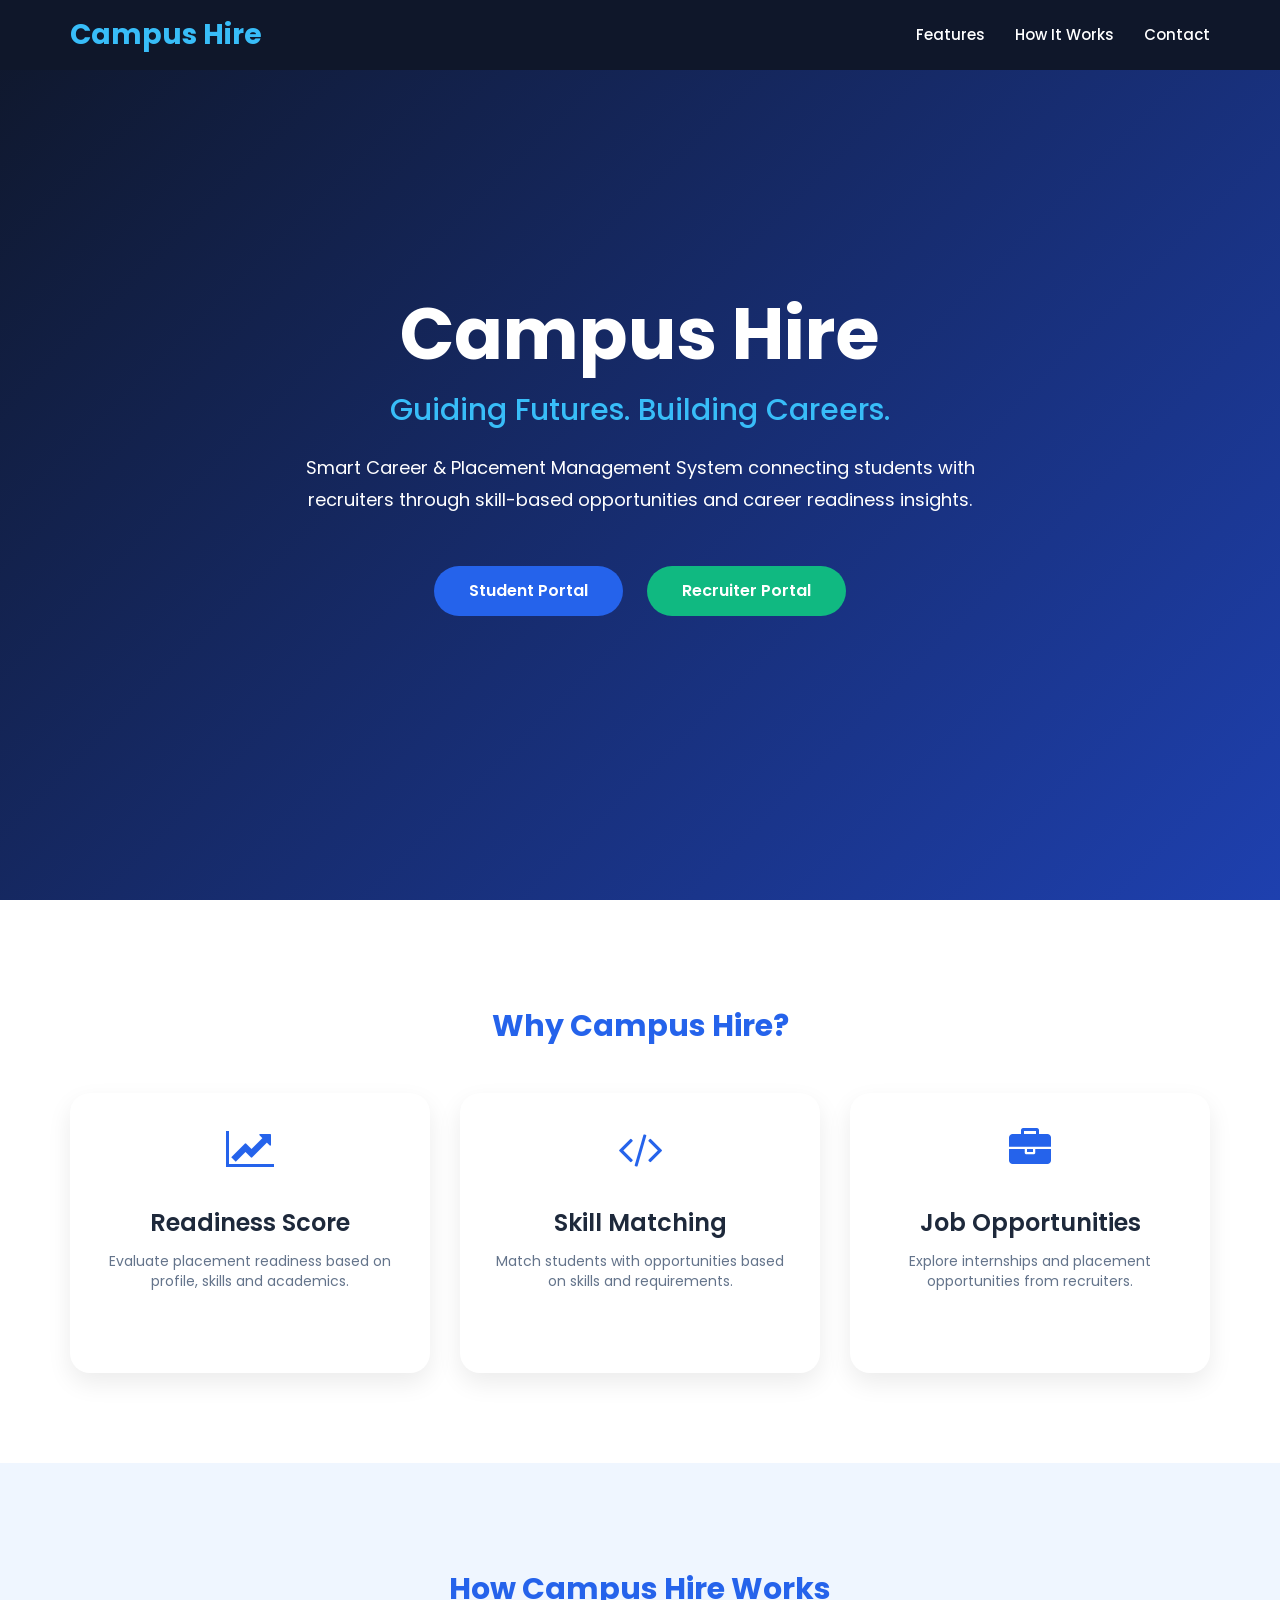
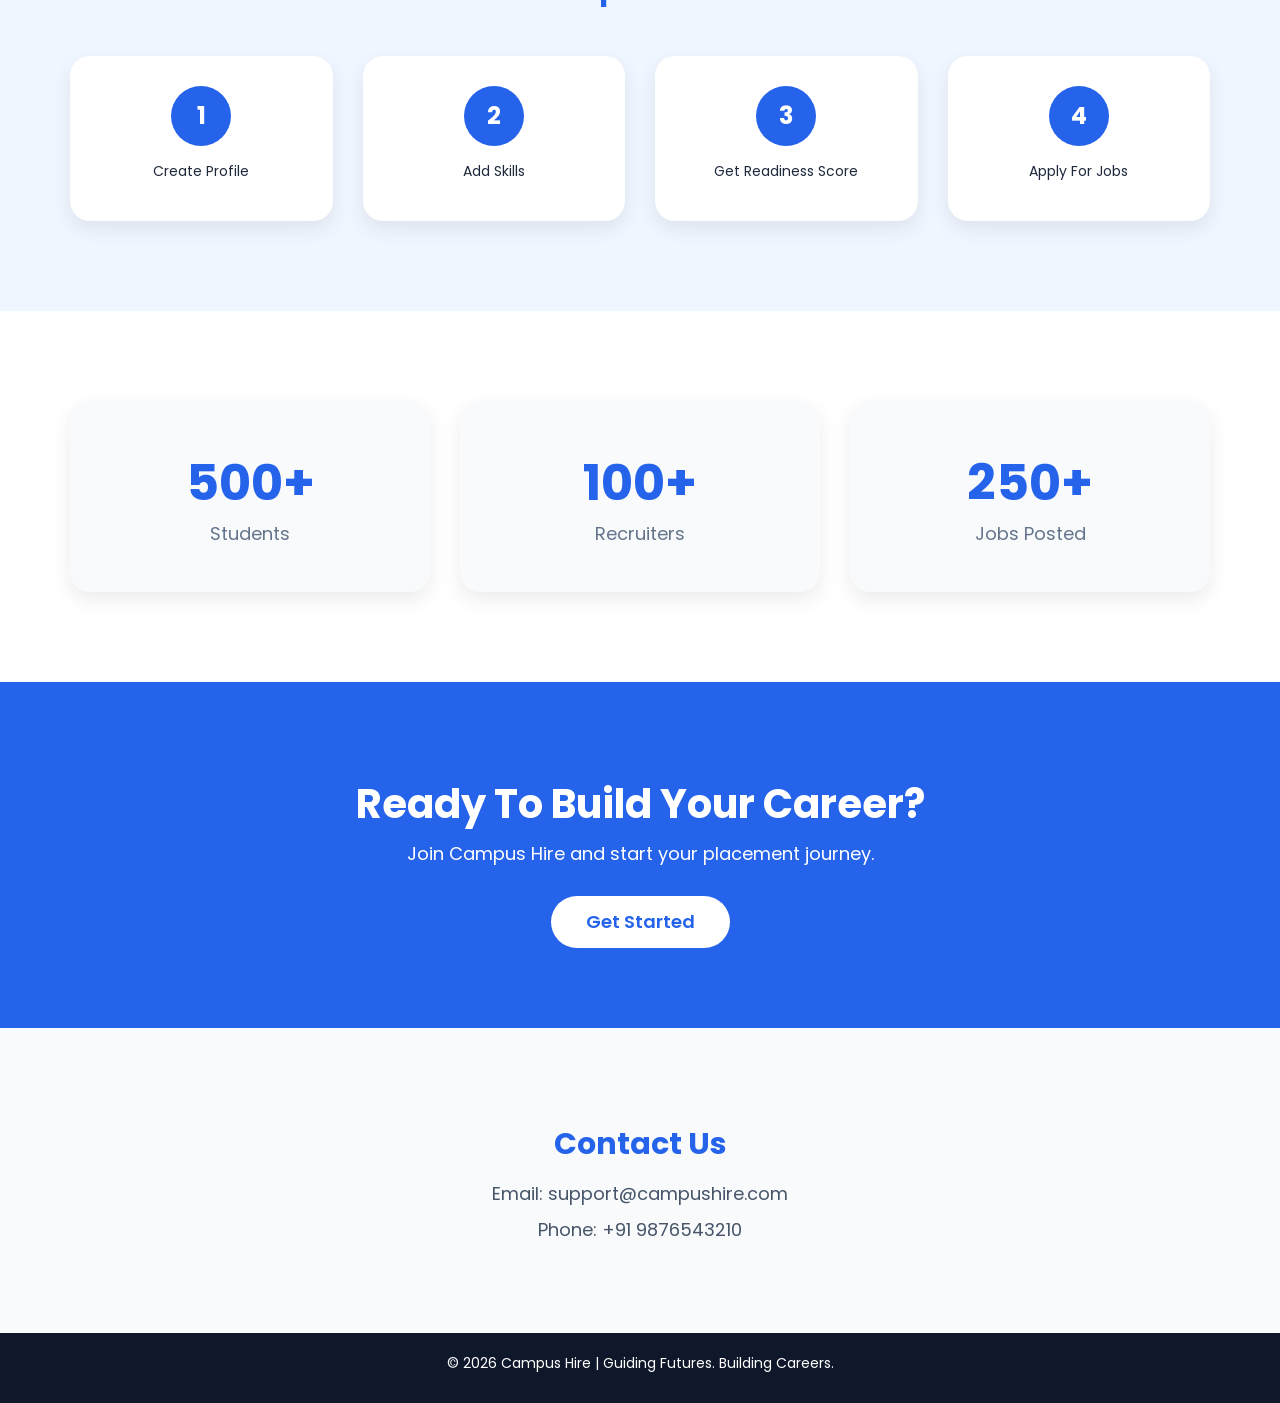
<file: src/main/resources/static/index.html>
<!DOCTYPE html>
<html lang="en">

<head>

    <meta charset="UTF-8">
    <meta name="viewport" content="width=device-width, initial-scale=1.0">

    <title>Campus Hire | Guiding Futures. Building Careers.</title>

    <link rel="stylesheet"
          href="https://maxcdn.bootstrapcdn.com/bootstrap/3.4.1/css/bootstrap.min.css">

    <link rel="stylesheet"
          href="https://cdnjs.cloudflare.com/ajax/libs/font-awesome/4.7.0/css/font-awesome.min.css">

    <link rel="stylesheet"
          href="style.css">

</head>

<body>

    <!-- NAVBAR -->

    <nav class="navbar navbar-inverse navbar-fixed-top">

        <div class="container">

            <div class="navbar-header">

                <a class="navbar-brand" href="#">
                    Campus Hire
                </a>

            </div>

            <ul class="nav navbar-nav navbar-right">

                <li><a href="#features">Features</a></li>
                <li><a href="#how">How It Works</a></li>
                <li><a href="#contact">Contact</a></li>

            </ul>

        </div>

    </nav>

    <!-- HERO SECTION -->

    <section class="hero">

        <div class="container">

            <h1>Campus Hire</h1>

            <h2>Guiding Futures. Building Careers.</h2>

            <p>
                Smart Career & Placement Management System
                connecting students with recruiters through
                skill-based opportunities and career readiness insights.
            </p>

            <div class="hero-buttons">

                <a href="student_registration.html"
                   class="btn btn-primary btn-lg">

                    Student Portal

                </a>

                <a href="recruiter_registration.html"
                   class="btn btn-success btn-lg">

                    Recruiter Portal

                </a>

            </div>

        </div>

    </section>

    <!-- FEATURES -->

    <section id="features" class="features">

        <div class="container">

            <h2>Why Campus Hire?</h2>

            <div class="row">

                <div class="col-md-4">

                    <div class="feature-card">

                        <i class="fa fa-line-chart fa-3x"></i>

                        <h3>Readiness Score</h3>

                        <p>
                            Evaluate placement readiness based
                            on profile, skills and academics.
                        </p>

                    </div>

                </div>

                <div class="col-md-4">

                    <div class="feature-card">

                        <i class="fa fa-code fa-3x"></i>

                        <h3>Skill Matching</h3>

                        <p>
                            Match students with opportunities
                            based on skills and requirements.
                        </p>

                    </div>

                </div>

                <div class="col-md-4">

                    <div class="feature-card">

                        <i class="fa fa-briefcase fa-3x"></i>

                        <h3>Job Opportunities</h3>

                        <p>
                            Explore internships and placement
                            opportunities from recruiters.
                        </p>

                    </div>

                </div>

            </div>

        </div>

    </section>

    <!-- HOW IT WORKS -->

    <section id="how" class="how">

        <div class="container">

            <h2>How Campus Hire Works</h2>

            <div class="row">

                <div class="col-md-3">

                    <div class="step-card">

                        <h3>1</h3>

                        <p>Create Profile</p>

                    </div>

                </div>

                <div class="col-md-3">

                    <div class="step-card">

                        <h3>2</h3>

                        <p>Add Skills</p>

                    </div>

                </div>

                <div class="col-md-3">

                    <div class="step-card">

                        <h3>3</h3>

                        <p>Get Readiness Score</p>

                    </div>

                </div>

                <div class="col-md-3">

                    <div class="step-card">

                        <h3>4</h3>

                        <p>Apply For Jobs</p>

                    </div>

                </div>

            </div>

        </div>

    </section>

    <!-- STATS -->

    <section class="stats">

        <div class="container">

            <div class="row">

                <div class="col-md-4">

                    <div class="stat-card">

                        <h2>500+</h2>

                        <p>Students</p>

                    </div>

                </div>

                <div class="col-md-4">

                    <div class="stat-card">

                        <h2>100+</h2>

                        <p>Recruiters</p>

                    </div>

                </div>

                <div class="col-md-4">

                    <div class="stat-card">

                        <h2>250+</h2>

                        <p>Jobs Posted</p>

                    </div>

                </div>

            </div>

        </div>

    </section>

    <!-- CTA -->

    <section class="cta">

        <div class="container">

            <h2>Ready To Build Your Career?</h2>

            <p>
                Join Campus Hire and start your placement journey.
            </p>

            <a href="student_registration.html"
               class="btn btn-primary btn-lg">

               Get Started

            </a>

        </div>

    </section>

    <!-- CONTACT -->

    <section id="contact" class="contact">

        <div class="container">

            <h2>Contact Us</h2>

            <p>Email: support@campushire.com</p>

            <p>Phone: +91 9876543210</p>

        </div>

    </section>

    <!-- FOOTER -->

    <footer>

        <p>
            © 2026 Campus Hire |
            Guiding Futures. Building Careers.
        </p>

    </footer>

    <script src="script.js"></script>

</body>

</html>
</file>
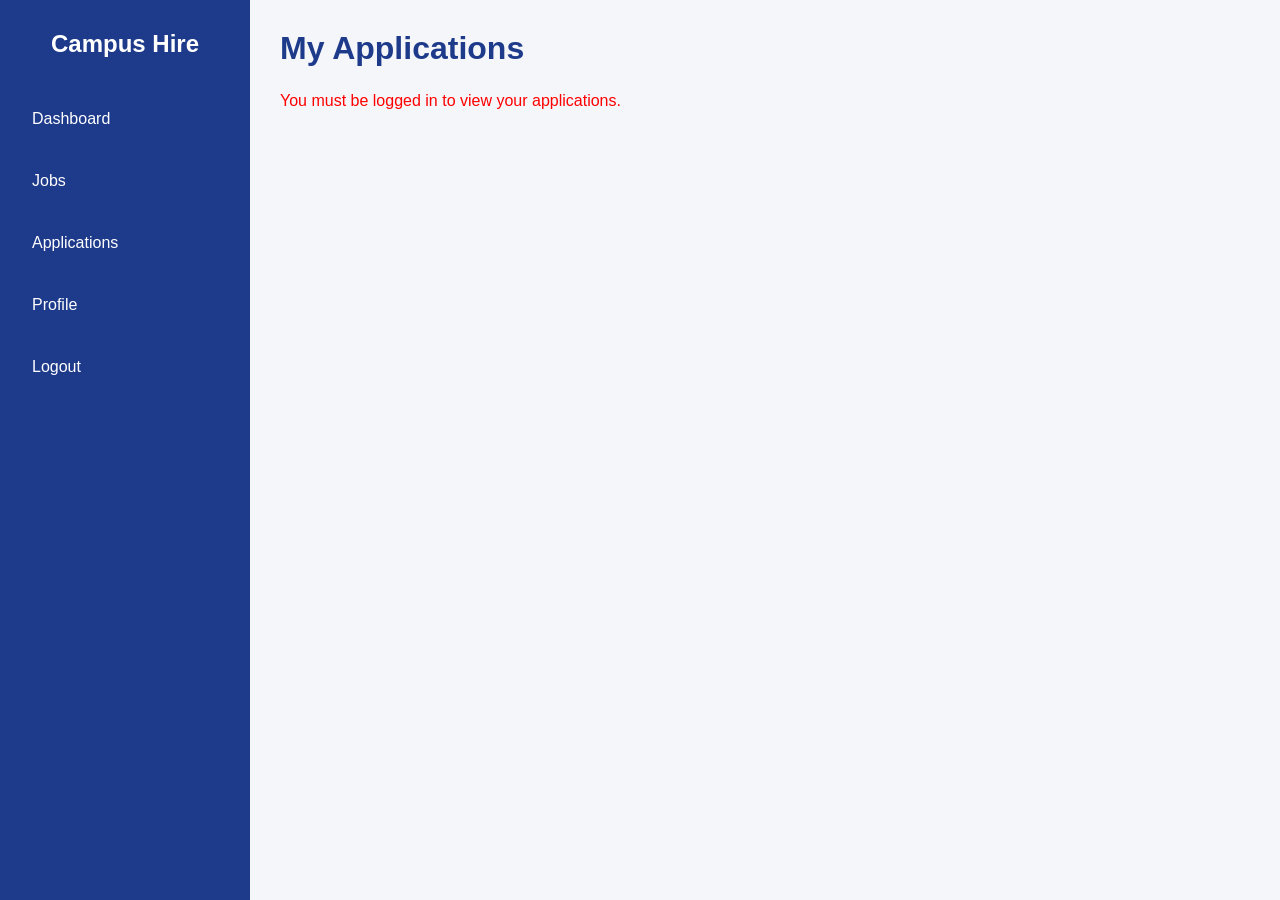
<file: src/main/resources/static/applications.html>
<!DOCTYPE html>
<html lang="en">

<head>
    <meta charset="UTF-8">
    <meta name="viewport" content="width=device-width, initial-scale=1.0">
    <title>My Applications | Campus Hire</title>
    <link rel="stylesheet" href="applications.css">
</head>

<body>
<div class="dashboard">

    <div class="sidebar">
        <h2>Campus Hire</h2>
        <ul>
            <li>
                <a href="student_dashboard.html">Dashboard</a>
            </li>
            <li>
                <a href="jobs.html">Jobs</a> </li>
            <li>
                <a href="applications.html">Applications</a>
            </li>
            <li>
                <a href="profile.html">Profile</a>
            </li>
            <li>
                <a href="index.html">Logout</a>
            </li>
        </ul>
    </div>

    <div class="main-content">
        <h1>My Applications</h1>

        <div id="applications-container">
        </div>

    </div>
</div>

<script src="applications.js"></script>
</body>

</html>
</file>
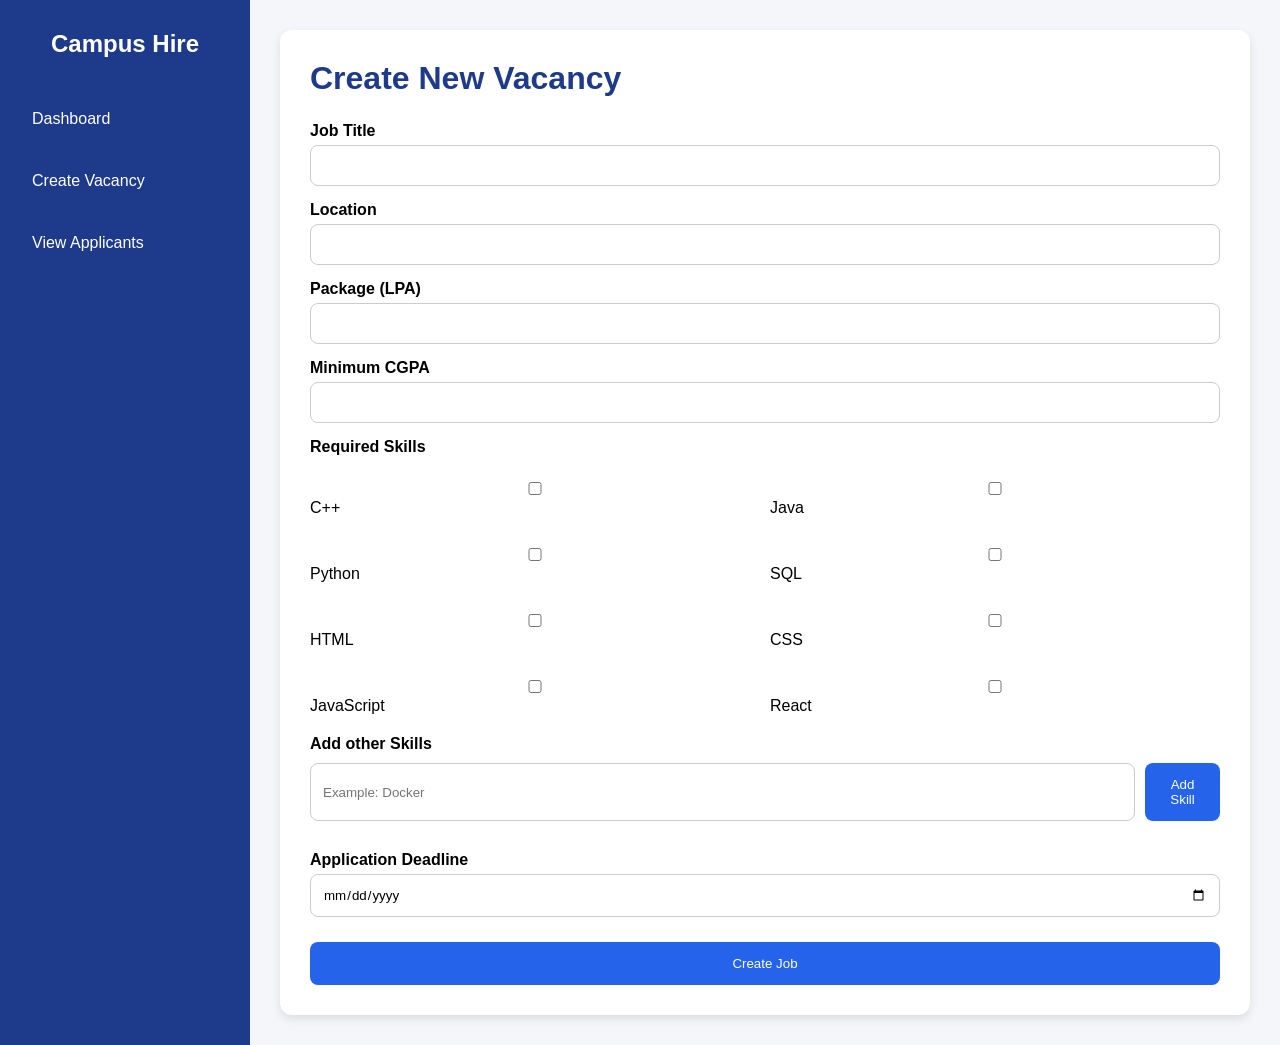
<file: src/main/resources/static/create_vacancy.html>
<!DOCTYPE html>
<html lang="en">

<head>

    <meta charset="UTF-8">

    <meta name="viewport"
          content="width=device-width, initial-scale=1.0">

    <title>Create Vacancy | Campus Hire</title>

    <link rel="stylesheet"
          href="create_vacancy.css">

</head>

<body>

    <div class="dashboard">

        <!-- Sidebar -->

        <div class="sidebar">

            <h2>Campus Hire</h2>

            <ul>

                <li>
                    <a href="recruiter_dashboard.html">
                        Dashboard
                    </a>
                </li>

                <li>
                    <a href="create_vacancy.html">
                        Create Vacancy
                    </a>
                </li>

                <li>
                    <a href="view_applicants.html">
                        View Applicants
                    </a>
                </li>

            </ul>

        </div>

        <!-- Main Content -->

        <div class="main-content">

            <div class="card">

                <h1>Create New Vacancy</h1>

                <form id="jobForm">

                    <label>Job Title</label>

                    <input type="text"
                           id="jobTitle"
                           required>

                    <label>Location</label>

                    <input type="text"
                           id="location"
                           required>

                    <label>Package (LPA)</label>

                    <input type="number"
                           id="package"
                           required>

                    <label>Minimum CGPA</label>

                    <input type="number"
                           id="cgpa"
                           min="0"
                           max="10"
                           step="0.1"
                           required>

                    <label>Required Skills</label>

                    <div class="skills">

                        <label>
                            <input type="checkbox"
                                   value="C++">
                            C++
                        </label>

                        <label>
                            <input type="checkbox"
                                   value="Java">
                            Java
                        </label>

                        <label>
                            <input type="checkbox"
                                   value="Python">
                            Python
                        </label>

                        <label>
                            <input type="checkbox"
                                   value="SQL">
                            SQL
                        </label>

                        <label>
                            <input type="checkbox"
                                   value="HTML">
                            HTML
                        </label>

                        <label>
                            <input type="checkbox"
                                   value="CSS">
                            CSS
                        </label>

                        <label>
                            <input type="checkbox"
                                   value="JavaScript">
                            JavaScript
                        </label>

                        <label>
                            <input type="checkbox"
                                   value="React">
                            React
                        </label>

                    </div>

                    <label>Add other Skills</label>

<div class="custom-skill-box">

    <input
        type="text"
        id="customSkill"
        placeholder="Example: Docker">

    <button
        type="button"
        onclick="addSkill()">

        Add Skill

    </button>

</div>

<div id="customSkillsList">

</div>

                    <label>Application Deadline</label>

                    <input type="date"
                           id="deadline"
                           required>

                    <button type="submit">

                        Create Job

                    </button>

                </form>

            </div>

        </div>

    </div>

    <script src="create_vacancy.js"></script>

</body>

</html>
</file>
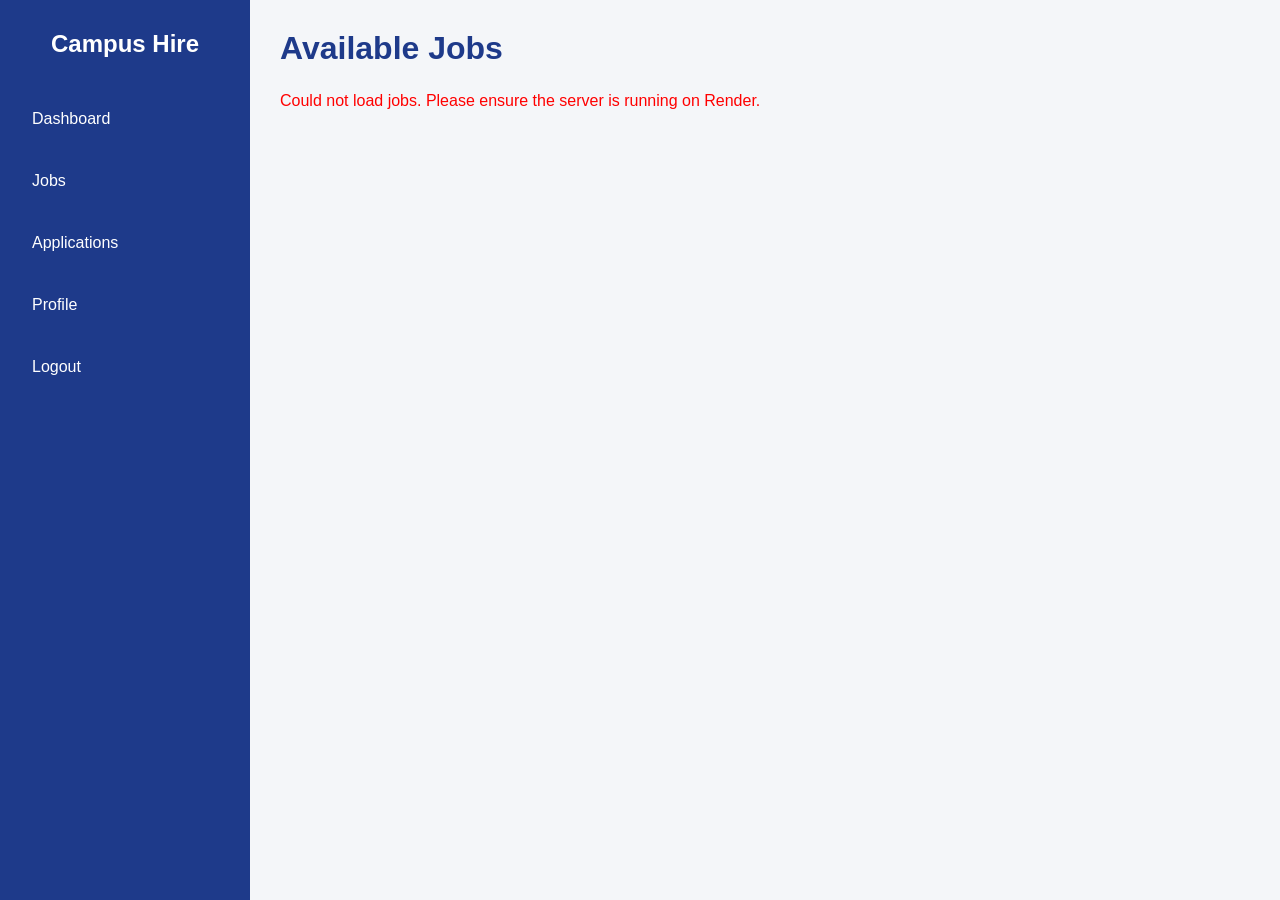
<file: src/main/resources/static/jobs.html>
<!DOCTYPE html>
<html lang="en">

<head>

    <meta charset="UTF-8">
    <meta name="viewport"
          content="width=device-width, initial-scale=1.0">

    <title>Jobs | Campus Hire</title>

    <link rel="stylesheet"
          href="jobs.css">

</head>

<body>

    <div class="dashboard">

        <!-- SIDEBAR -->

        <div class="sidebar">

            <h2>Campus Hire</h2>

            <ul>

                <li>
                    <a href="student_dashboard.html">
                        Dashboard
                    </a>
                </li>

                <li>
                    <a href="jobs.html">
                        Jobs
                    </a>
                </li>

                <li>
                    <a href="applications.html">
                        Applications
                    </a>
                </li>
                <li>
                    <a href="profile.html">
                         Profile
                        </a>

                    </li>

                <li>
                    <a href="index.html">
                        Logout
                    </a>
                </li>

            </ul>

        </div>

        <!-- MAIN CONTENT -->

        <div class="main-content">

            <h1>Available Jobs</h1>

            <div id="jobsContainer">

            </div>

        </div>

    </div>

    <script src="jobs.js"></script>

</body>

</html>
</file>
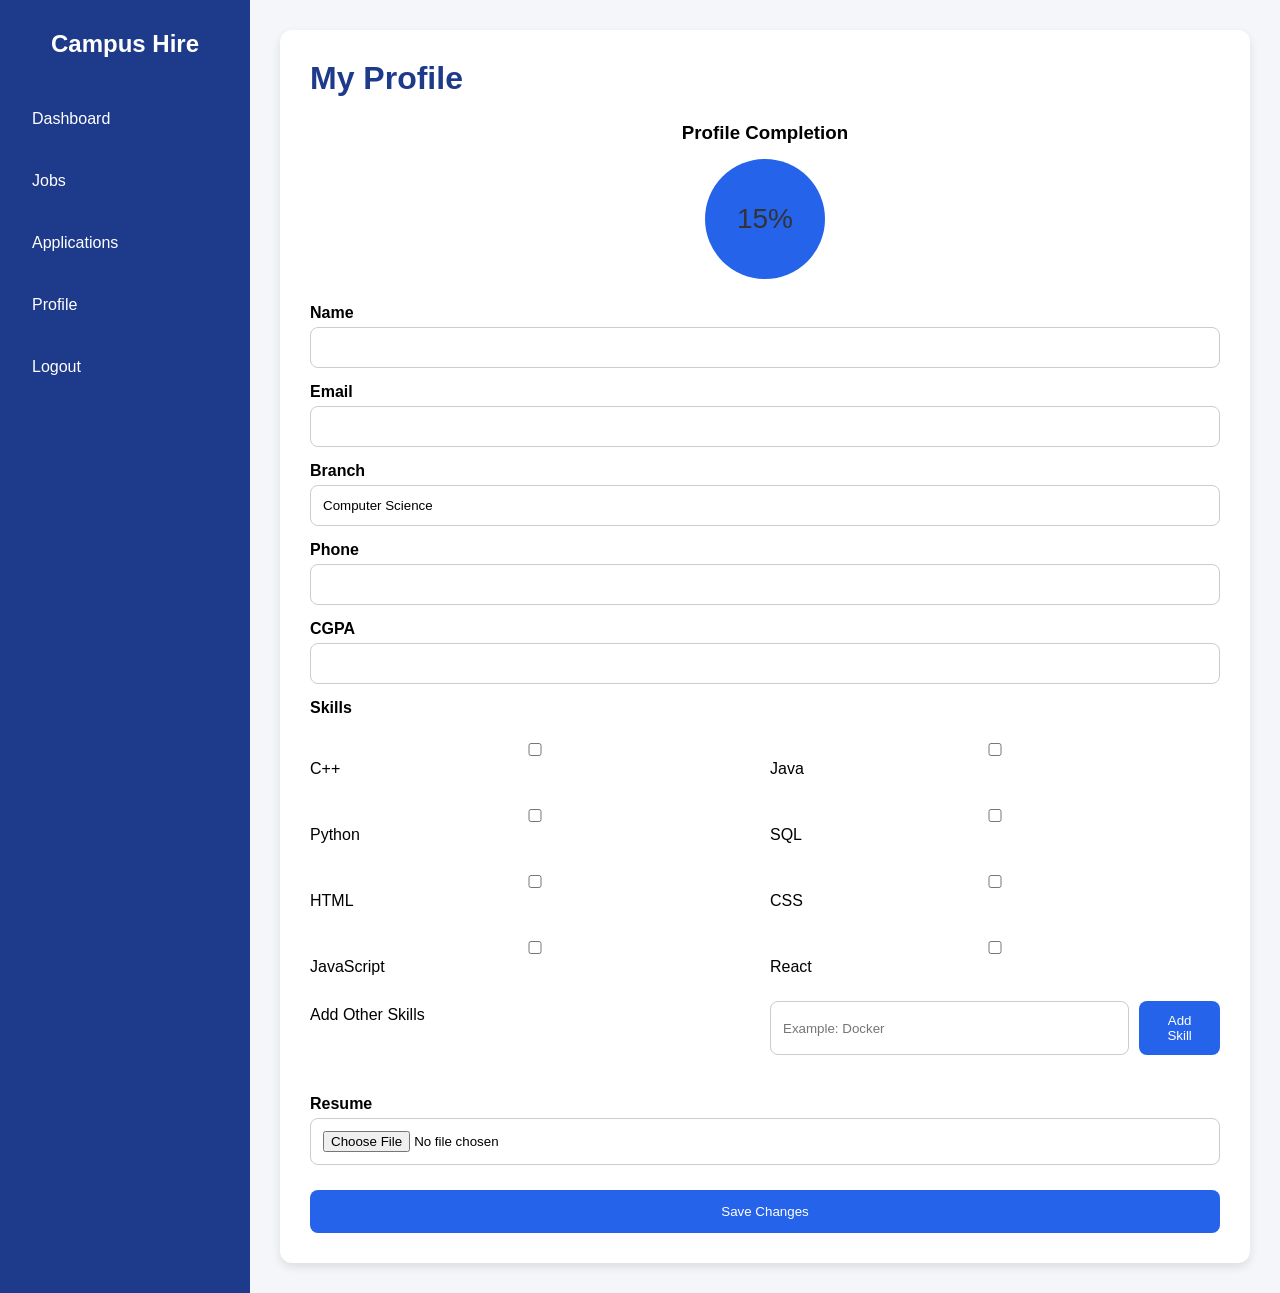
<file: src/main/resources/static/profile.html>
<!DOCTYPE html>
<html lang="en">

<head>

    <meta charset="UTF-8">

    <meta name="viewport"
          content="width=device-width, initial-scale=1.0">

    <title>Profile | Campus Hire</title>

    <link rel="stylesheet"
          href="profile.css">

</head>

<body>

    <div class="dashboard">

        <!-- SIDEBAR -->

        <div class="sidebar">

            <h2>Campus Hire</h2>

            <ul>

                <li>
                    <a href="student_dashboard.html">
                        Dashboard
                    </a>
                </li>

                <li>
                    <a href="jobs.html">
                        Jobs
                    </a>
                </li>

                <li>
                    <a href="applications.html">
                        Applications
                    </a>
                </li>

                <li>
                    <a href="profile.html">
                        Profile
                    </a>
                </li>

                <li>
                    <a href="index.html">
                        Logout
                    </a>
                </li>

            </ul>

        </div>

        <!-- MAIN CONTENT -->

        <div class="main-content">

            <div class="profile-card">

                <h1>My Profile</h1>

                <div class="completion-box">

                    <h3>
                        Profile Completion
                    </h3>

                    <div id="completionScore">
                        0%
                    </div>

                </div>

                <form id="profileForm">

                    <label>Name</label>
                    <input type="text"
                           id="name"
                           readonly>

                    <label>Email</label>
                    <input type="email"
                           id="email"
                           readonly>

                    <label>Branch</label>
                    <input type="text"
                           id="branch"
                           readonly>

                    <label>Phone</label>
                    <input type="tel"
                           id="phone">

                    <label>CGPA</label>
                    <input type="number"
                           id="cgpa"
                           min="0"
                           max="10"
                           step="0.1">

                    <label>Skills</label>

                    <div class="skills">

                        <label>
                            <input type="checkbox"
                                   value="C++">
                            C++
                        </label>

                        <label>
                            <input type="checkbox"
                                   value="Java">
                            Java
                        </label>

                        <label>
                            <input type="checkbox"
                                   value="Python">
                            Python
                        </label>

                        <label>
                            <input type="checkbox"
                                   value="SQL">
                            SQL
                        </label>

                        <label>
                            <input type="checkbox"
                                   value="HTML">
                            HTML
                        </label>

                        <label>
                            <input type="checkbox"
                                   value="CSS">
                            CSS
                        </label>

                        <label>
                            <input type="checkbox"
                                   value="JavaScript">
                            JavaScript
                        </label>

                        <label>
                            <input type="checkbox"
                                   value="React">
                            React
                        </label>

                        <label>Add Other Skills</label>

<div class="custom-skill-box">

    <input type="text"
           id="customSkill"
           placeholder="Example: Docker">

    <button type="button"
            onclick="addSkill()">

        Add Skill

    </button>

</div>

<div id="customSkillsList">

</div>

                    </div>

                    <label>Resume</label>

                    <input type="file"
                           id="resume">

                    <button type="submit">

                        Save Changes

                    </button>

                </form>

            </div>

        </div>

    </div>

    <script src="profile.js"></script>

</body>

</html>
</file>
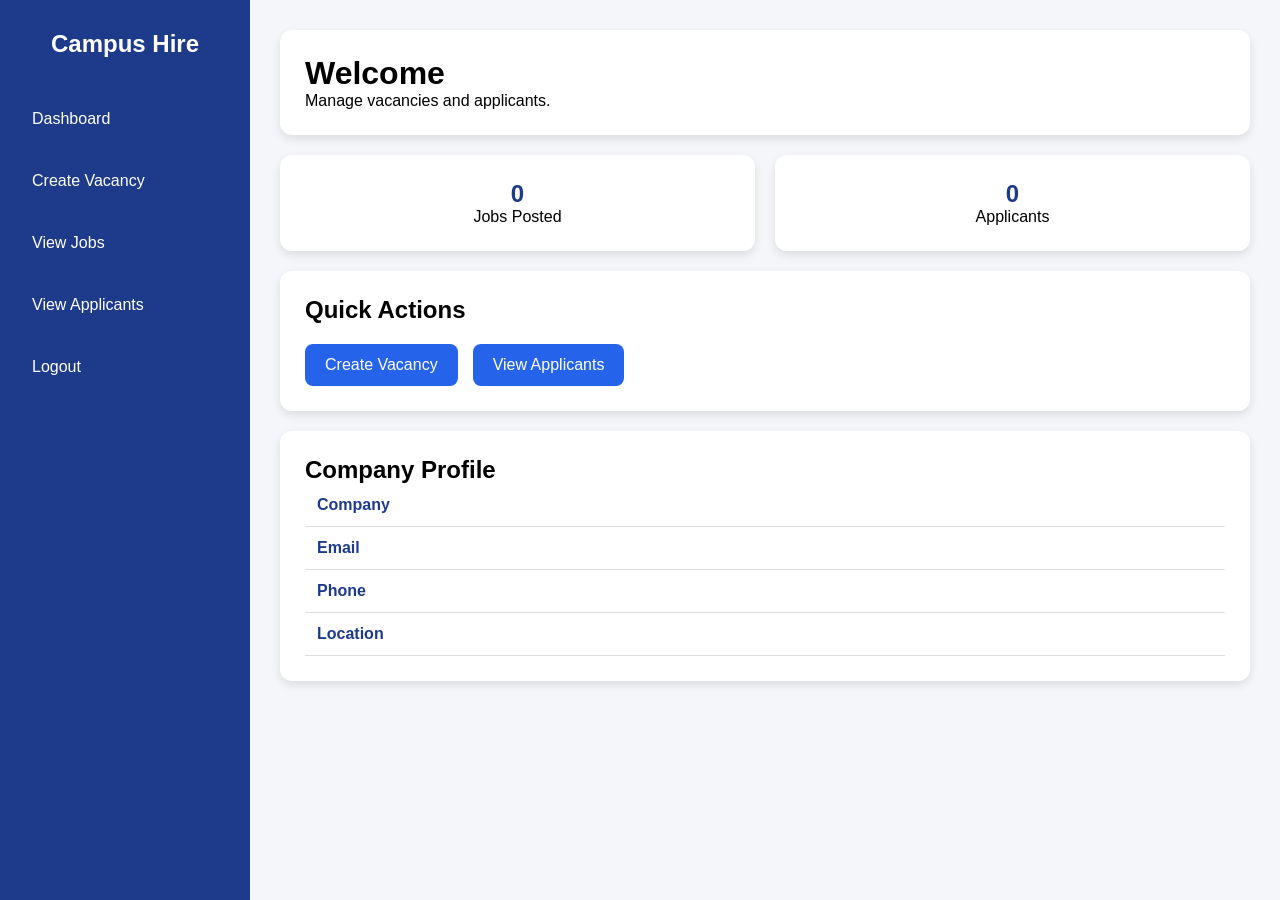
<file: src/main/resources/static/recruiter_dashboard.html>
<!DOCTYPE html>
<html lang="en">

<head>

    <meta charset="UTF-8">

    <meta name="viewport"
          content="width=device-width, initial-scale=1.0">

    <title>Recruiter Dashboard | Campus Hire</title>

    <link rel="stylesheet"
          href="recruiter_dashboard.css">

</head>

<body>

    <div class="dashboard">

        <!-- Sidebar -->

        <div class="sidebar">

            <h2>Campus Hire</h2>

            <ul>

                <li>
                    <a href="recruiter_dashboard.html">
                        Dashboard
                    </a>
                </li>

                <li>
                    <a href="create_vacancy.html">
                        Create Vacancy
                    </a>
                </li>

                <li>
                    <a href="view_jobs.html">
                        View Jobs
                    </a>
                </li>

                <li>
                    <a href="view_applicants.html">
                        View Applicants
                    </a>
                </li>

                <li>
                    <a href="#"
                       onclick="logout()">
                        Logout
                    </a>
                </li>

            </ul>

        </div>

        <!-- Main Content -->

        <div class="main-content">

            <div class="welcome-card">

                <h1 id="companyName">
                    Welcome
                </h1>

                <p>
                    Manage vacancies and applicants.
                </p>

            </div>

            <!-- Stats -->

            <div class="stats">

                <div class="stat-card">

                    <h2 id="jobCount">
                        0
                    </h2>

                    <p>
                        Jobs Posted
                    </p>

                </div>

                <div class="stat-card">

                    <h2 id="applicantCount">
                        0
                    </h2>

                    <p>
                        Applicants
                    </p>

                </div>

            </div>

            <!-- Actions -->

            <div class="action-card">

                <h2>
                    Quick Actions
                </h2>

                <div class="buttons">

                    <a href="create_vacancy.html">
                        Create Vacancy
                    </a>

                    <a href="view_applicants.html">
                        View Applicants
                    </a>

                </div>

            </div>

            <!-- Company Details -->

            <div class="profile-card">

                <h2>
                    Company Profile
                </h2>

                <table>

                    <tr>
                        <th>Company</th>
                        <td id="profileCompany"></td>
                    </tr>

                    <tr>
                        <th>Email</th>
                        <td id="profileEmail"></td>
                    </tr>

                    <tr>
                        <th>Phone</th>
                        <td id="profilePhone"></td>
                    </tr>

                    <tr>
                        <th>Location</th>
                        <td id="profileLocation"></td>
                    </tr>

                </table>

            </div>

        </div>

    </div>

    <script src="recruiter_dashboard.js"></script>

</body>

</html>
</file>
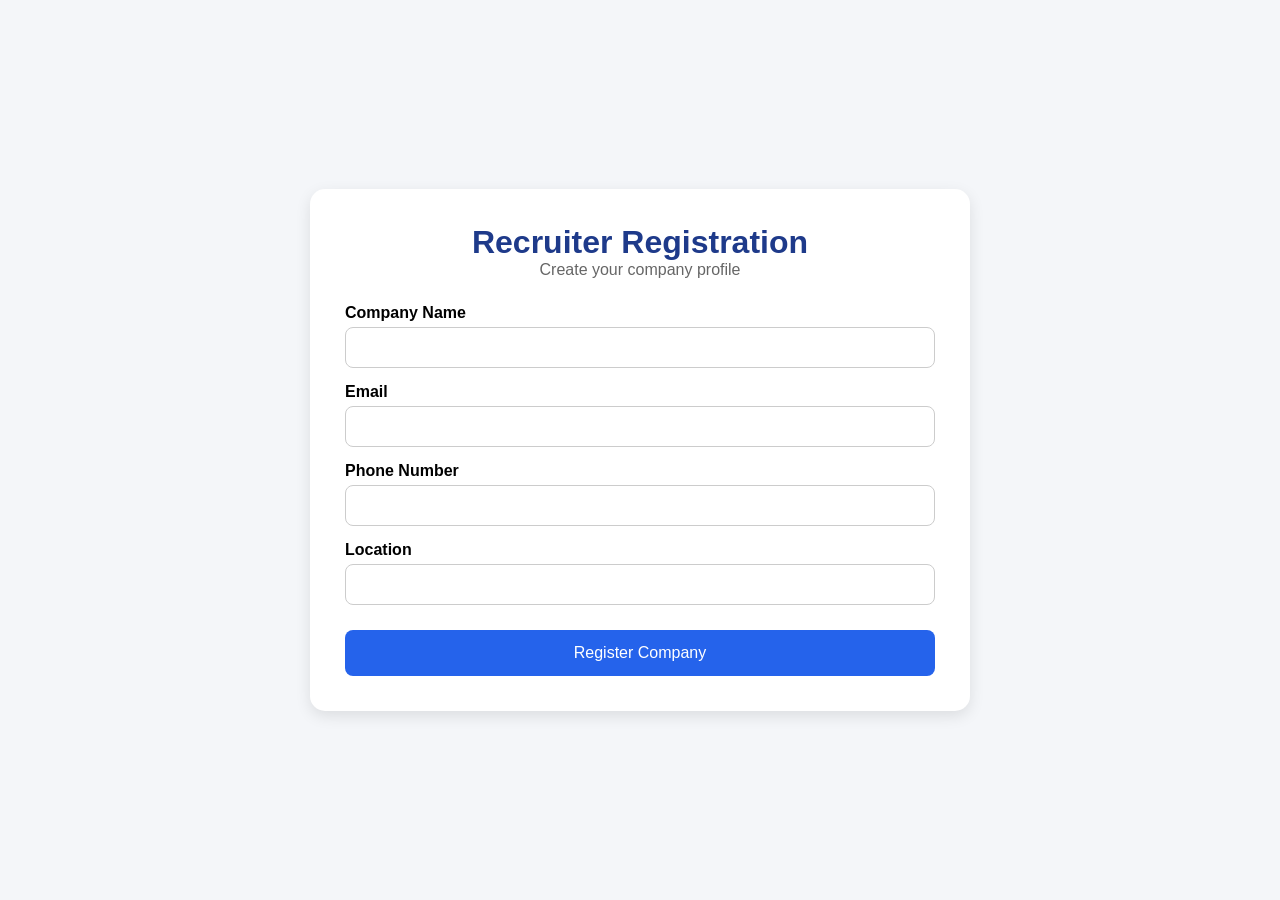
<file: src/main/resources/static/recruiter_registration.html>
<!DOCTYPE html>
<html lang="en">

<head>

    <meta charset="UTF-8">

    <meta name="viewport"
          content="width=device-width, initial-scale=1.0">

    <title>Recruiter Registration | Campus Hire</title>

    <link rel="stylesheet"
          href="recruiter_registration.css">

</head>

<body>

    <div class="container">

        <div class="card">

            <h1>Recruiter Registration</h1>

            <p>
                Create your company profile
            </p>

            <form id="recruiterForm">

                <label>Company Name</label>

                <input type="text"
                       id="companyName"
                       required>

                <label>Email</label>

                <input type="email"
                       id="email"
                       required>

                <label>Phone Number</label>

                <input type="tel"
                       id="phone"
                       required>

                <label>Location</label>

                <input type="text"
                       id="location"
                       required>

                <button type="submit">

                    Register Company

                </button>

            </form>

        </div>

    </div>

    <script src="recruiter_registration.js"></script>

</body>

</html>
</file>
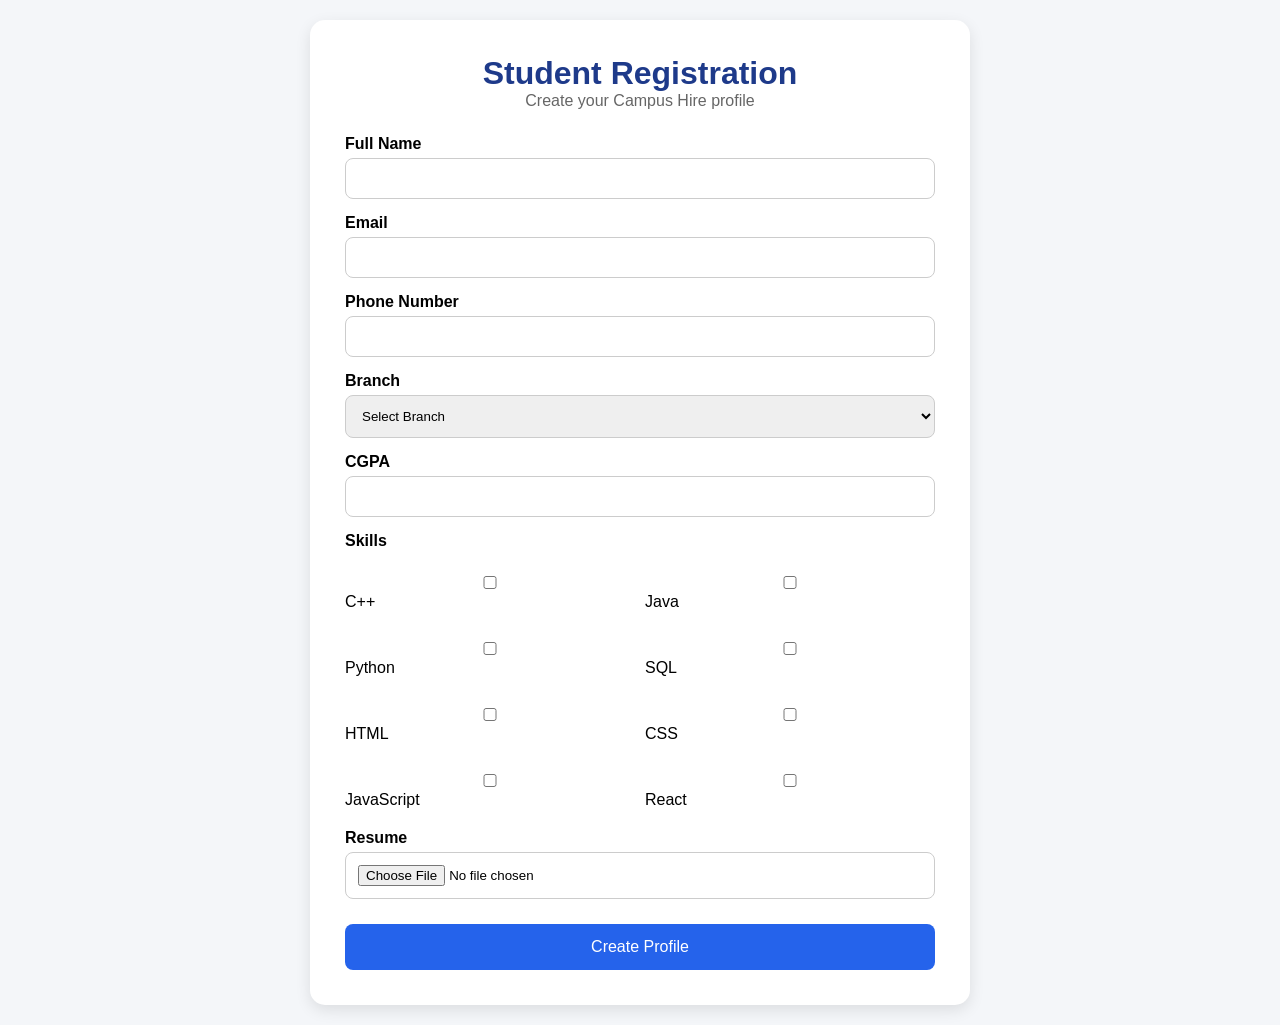
<file: src/main/resources/static/student_dashboard.html>
<!DOCTYPE html>
<html lang="en">

<head>

    <meta charset="UTF-8">
    <meta name="viewport"
          content="width=device-width, initial-scale=1.0">

    <title>Student Dashboard | Campus Hire</title>

    <link rel="stylesheet"
          href="student_dashboard.css">

</head>

<body>

    <div class="dashboard">

        <!-- SIDEBAR -->

        <div class="sidebar">

            <h2>Campus Hire</h2>

            <ul>

                <li>
                    <a href="student_dashboard.html">
                        Dashboard
                    </a>
                </li>

                <li>
                    <a href="jobs.html">
                        Jobs
                    </a>
                </li>

                <li>
                    <a href="applications.html">
                        Applications
                    </a>
                </li>
                <li>
                    <a href="profile.html">
                        Profile
                    </a>
                </li>

                <li>
                    <a href="#" onclick="logout()">
                        Logout
                    </a>
                </li>

            </ul>

        </div>

        <!-- MAIN CONTENT -->

        <div class="main-content">

            <div class="welcome-card">

                <h1 id="welcomeName">
                    Welcome
                </h1>

                <p>
                    Track your profile and opportunities.
                </p>

            </div>

            <!-- SCORE -->

            <div class="score-card">

                <h2>
                    Career Readiness Score
                </h2>

                <div id="scoreCircle">
                    0%
                </div>

            </div>

            <!-- QUICK ACTIONS -->

            <div class="action-card">

                <h2>
                    Quick Actions
                </h2>

                <div class="buttons">

                    <a href="jobs.html">
                        View Jobs
                    </a>

                    <a href="applications.html">
                        My Applications
                    </a>

                </div>

            </div>

            <!-- PROFILE -->

            <div class="profile-card">

                <h2>
                    Profile Summary
                </h2>

                <table>

                    <tr>
                        <th>Name</th>
                        <td id="studentName"></td>
                    </tr>

                    <tr>
                        <th>Email</th>
                        <td id="studentEmail"></td>
                    </tr>

                    <tr>
                        <th>Phone</th>
                        <td id="studentPhone"></td>
                    </tr>

                    <tr>
                        <th>Branch</th>
                        <td id="studentBranch"></td>
                    </tr>

                    <tr>
                        <th>CGPA</th>
                        <td id="studentCGPA"></td>
                    </tr>

                    <tr>
                        <th>Skills</th>
                        <td id="studentSkills"></td>
                    </tr>

                    <tr>
                        <th>Resume</th>
                        <td id="studentResume"></td>
                    </tr>

                </table>

            </div>

        </div>

    </div>

    <script src="student_dashboard.js"></script>

</body>

</html>
</file>
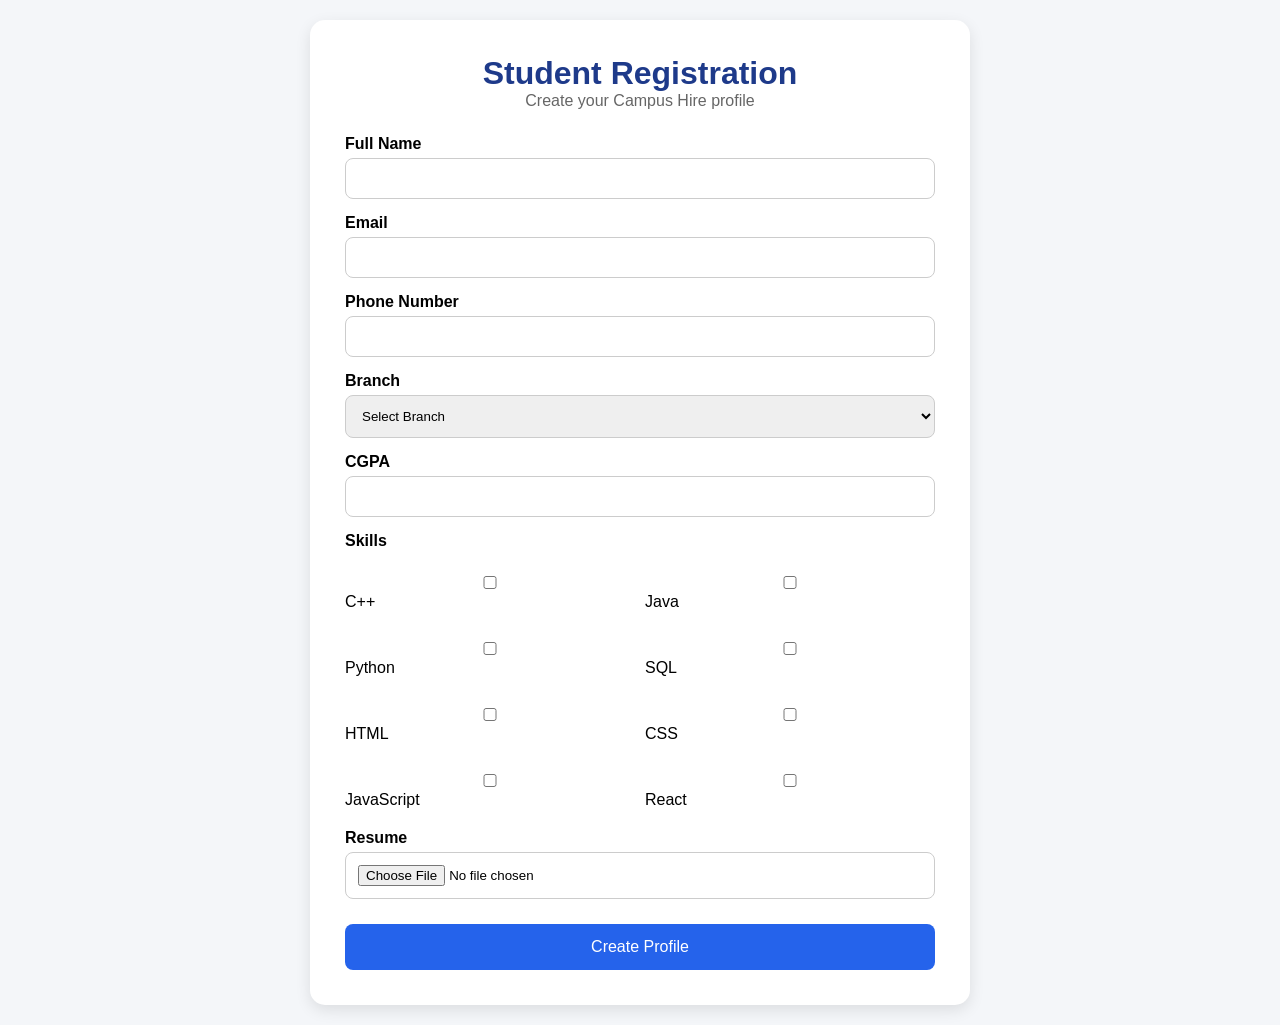
<file: src/main/resources/static/student_registration.html>
<!DOCTYPE html>
<html lang="en">

<head>
    <meta charset="UTF-8">
    <meta name="viewport" content="width=device-width, initial-scale=1.0">
    <title>Student Registration | Campus Hire</title>

    <link rel="stylesheet" href="student_registration.css">
</head>

<body>

    <div class="container">

        <div class="card">

            <h1>Student Registration</h1>
            <p>Create your Campus Hire profile</p>

            <form id="studentForm">

                <label>Full Name</label>
                <input type="text" id="name" required>

                <label>Email</label>
                <input type="email" id="email" required>

                <label>Phone Number</label>
                <input type="tel" id="phone" required>

                <label>Branch</label>

                <select id="branch" required>
                    <option value="">Select Branch</option>
                    <option>CSE</option>
                    <option>IT</option>
                    <option>AIML</option>
                    <option>ECE</option>
                    <option>ME</option>
                    <option>Civil</option>
                </select>

                <label>CGPA</label>
                <input type="number"
                       id="cgpa"
                       min="0"
                       max="10"
                       step="0.01"
                       required>

                <label>Skills</label>

                <div class="skills">

                    <label><input type="checkbox" value="C++"> C++</label>
                    <label><input type="checkbox" value="Java"> Java</label>
                    <label><input type="checkbox" value="Python"> Python</label>
                    <label><input type="checkbox" value="SQL"> SQL</label>
                    <label><input type="checkbox" value="HTML"> HTML</label>
                    <label><input type="checkbox" value="CSS"> CSS</label>
                    <label><input type="checkbox" value="JavaScript"> JavaScript</label>
                    <label><input type="checkbox" value="React"> React</label>

                </div>

                <label>Resume</label>
                <input type="file" id="resume">

                <button type="submit">
                    Create Profile
                </button>

            </form>

        </div>

    </div>

    <script src="student_registration.js"></script>

</body>
</html>
</file>
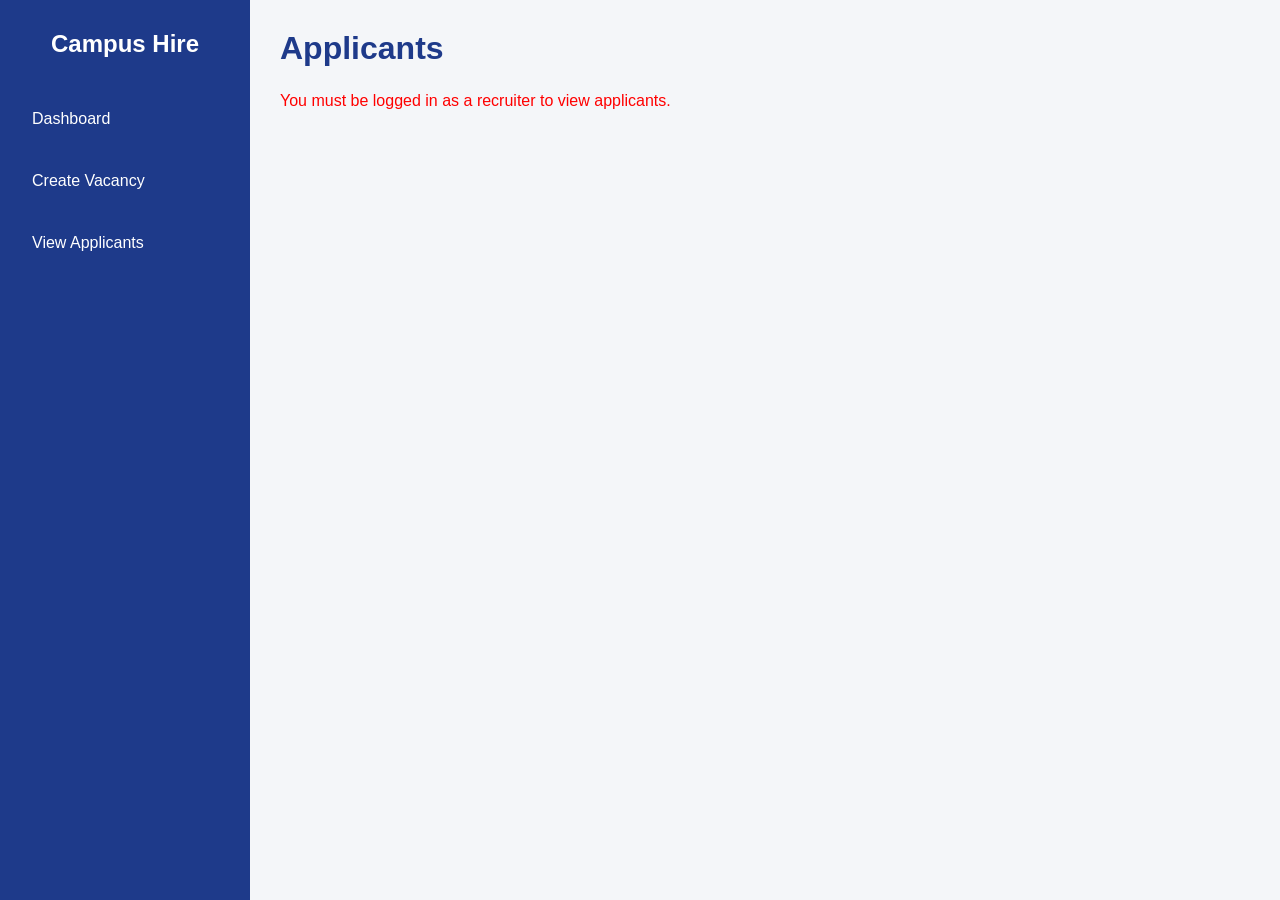
<file: src/main/resources/static/view_applicants.html>
<!DOCTYPE html>
<html lang="en">

<head>

    <meta charset="UTF-8">

    <meta name="viewport"
          content="width=device-width, initial-scale=1.0">

    <title>View Applicants | Campus Hire</title>

    <link rel="stylesheet"
          href="view_applicants.css">

</head>

<body>

    <div class="dashboard">

        <div class="sidebar">

            <h2>Campus Hire</h2>

            <ul>

                <li>
                    <a href="recruiter_dashboard.html">
                        Dashboard
                    </a>
                </li>

                <li>
                    <a href="create_vacancy.html">
                        Create Vacancy
                    </a>
                </li>

                <li>
                    <a href="view_applicants.html">
                        View Applicants
                    </a>
                </li>

            </ul>

        </div>

        <div class="main-content">

            <h1>Applicants</h1>

            <div id="applicantsContainer">

            </div>

        </div>

    </div>

    <script src="view_applicants.js"></script>

</body>

</html>
</file>
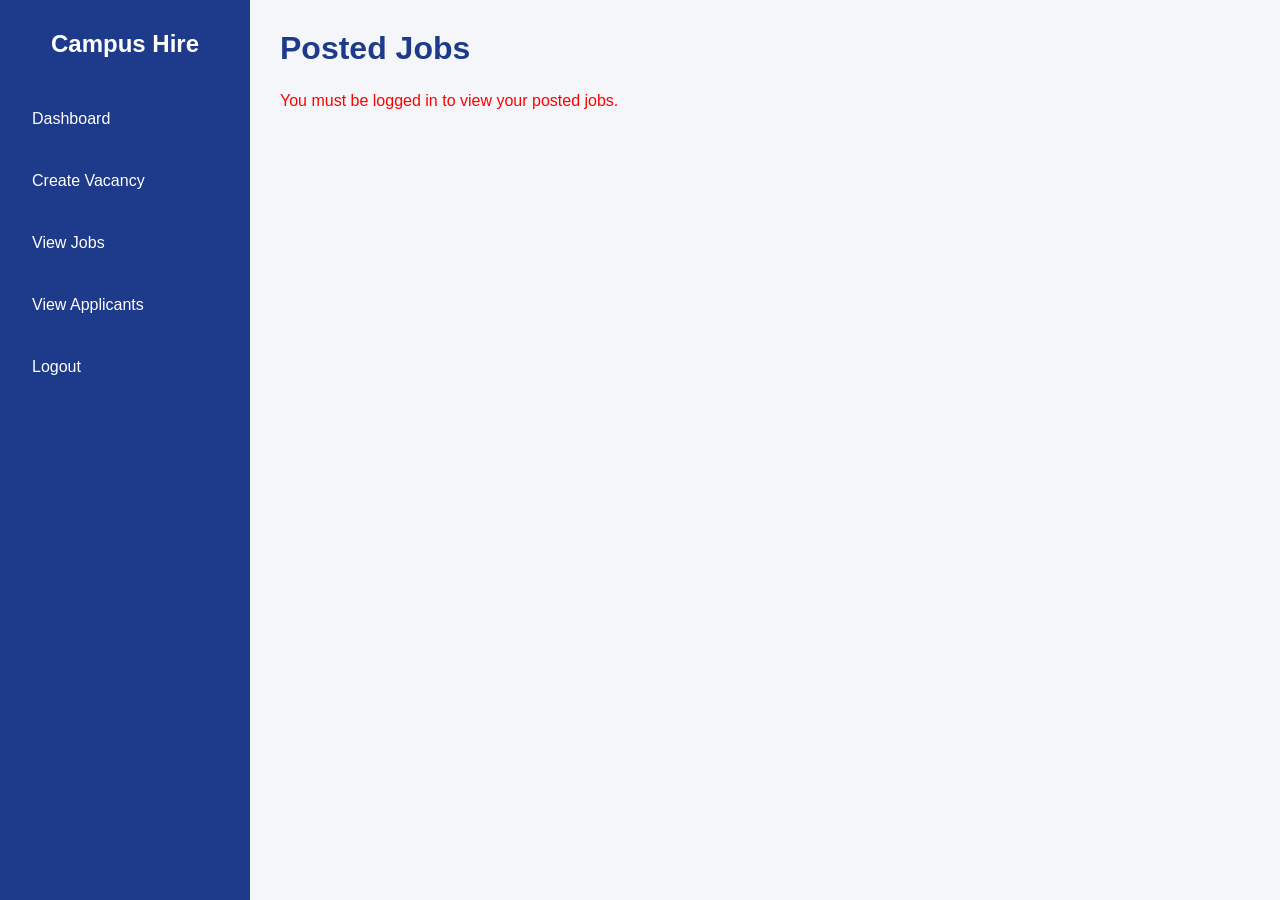
<file: src/main/resources/static/view_jobs.html>
<!DOCTYPE html>
<html lang="en">

<head>

    <meta charset="UTF-8">

    <meta name="viewport"
          content="width=device-width, initial-scale=1.0">

    <title>View Jobs | Campus Hire</title>

    <link rel="stylesheet"
          href="view_jobs.css">

</head>

<body>

    <div class="dashboard">

        <!-- SIDEBAR -->

        <div class="sidebar">

            <h2>Campus Hire</h2>

            <ul>

                <li>
                    <a href="recruiter_dashboard.html">
                        Dashboard
                    </a>
                </li>

                <li>
                    <a href="create_vacancy.html">
                        Create Vacancy
                    </a>
                </li>

                <li>
                    <a href="view_jobs.html">
                        View Jobs
                    </a>
                </li>

                <li>
                    <a href="view_applicants.html">
                        View Applicants
                    </a>
                </li>

                <li>
                    <a href="index.html">
                        Logout
                    </a>
                </li>

            </ul>

        </div>

        <!-- MAIN CONTENT -->

        <div class="main-content">

            <h1>Posted Jobs</h1>

            <div id="jobsContainer">

            </div>

        </div>

    </div>

    <script src="view_jobs.js"></script>

</body>

</html>
</file>
<file: src/main/resources/static/style.css>
@import url('https://fonts.googleapis.com/css2?family=Poppins:wght@300;400;500;600;700&display=swap');

*{
    margin:0;
    padding:0;
    box-sizing:border-box;
    font-family:'Poppins',sans-serif;
    scroll-behavior:smooth;
}

body{
    background:#f8fafc;
    color:#1e293b;
}

/* NAVBAR */

.navbar{
    background:#0f172a !important;
    border:none !important;
    margin-bottom:0;
    padding:10px 0;
}

.navbar-brand{
    color:#38bdf8 !important;
    font-size:28px;
    font-weight:700;
}

.navbar-nav li a{
    color:white !important;
    font-size:15px;
    font-weight:500;
}

.navbar-nav li a:hover{
    color:#38bdf8 !important;
}

/* HERO SECTION */

.hero{

    min-height:100vh;

    display:flex;

    align-items:center;

    text-align:center;

    background:linear-gradient(
        135deg,
        #0f172a,
        #1e40af
    );

    color:white;

    padding:120px 20px;
}

.hero h1{

    font-size:72px;

    font-weight:700;

    margin-bottom:15px;
}

.hero h2{

    color:#38bdf8;

    margin-bottom:25px;

    font-weight:500;
}

.hero p{

    max-width:750px;

    margin:0 auto;

    line-height:1.8;

    font-size:18px;

    margin-bottom:40px;
}

.hero-buttons .btn{

    margin:10px;

    padding:14px 35px;

    border-radius:30px;

    font-size:16px;

    font-weight:600;
}

.btn-primary{

    background:#2563eb;
    border:none;
}

.btn-primary:hover{

    background:#1d4ed8;
}

.btn-success{

    background:#10b981;
    border:none;
}

.btn-success:hover{

    background:#059669;
}

/* FEATURES */

.features{

    padding:90px 0;

    background:white;
}

.features h2{

    text-align:center;

    color:#2563eb;

    margin-bottom:50px;

    font-weight:700;
}

.feature-card{

    background:white;

    padding:35px;

    border-radius:20px;

    text-align:center;

    box-shadow:
    0 10px 25px rgba(0,0,0,0.08);

    transition:0.3s;

    height:280px;
}

.feature-card:hover{

    transform:translateY(-8px);
}

.feature-card i{

    color:#2563eb;

    margin-bottom:20px;
}

.feature-card h3{

    margin-bottom:15px;

    font-weight:600;
}

.feature-card p{

    color:#64748b;
}

/* HOW IT WORKS */

.how{

    background:#eff6ff;

    padding:90px 0;
}

.how h2{

    text-align:center;

    color:#2563eb;

    margin-bottom:50px;

    font-weight:700;
}

.step-card{

    background:white;

    padding:30px;

    border-radius:20px;

    text-align:center;

    box-shadow:
    0 8px 20px rgba(0,0,0,0.08);

    transition:0.3s;
}

.step-card:hover{

    transform:translateY(-6px);
}

.step-card h3{

    width:60px;

    height:60px;

    line-height:60px;

    margin:0 auto 15px;

    border-radius:50%;

    background:#2563eb;

    color:white;

    font-size:24px;

    font-weight:700;
}

/* STATS */

.stats{

    padding:90px 0;

    background:white;
}

.stat-card{

    background:#f8fafc;

    padding:35px;

    border-radius:20px;

    text-align:center;

    box-shadow:
    0 8px 20px rgba(0,0,0,0.08);
}

.stat-card h2{

    color:#2563eb;

    font-size:50px;

    font-weight:700;
}

.stat-card p{

    font-size:18px;

    color:#64748b;
}

/* CTA SECTION */

.cta{

    background:#2563eb;

    color:white;

    text-align:center;

    padding:80px 20px;
}

.cta h2{

    font-size:40px;

    margin-bottom:15px;

    font-weight:700;
}

.cta p{

    font-size:18px;

    margin-bottom:30px;
}

.cta .btn{

    background:white;

    color:#2563eb;

    border:none;

    padding:14px 35px;

    border-radius:30px;

    font-weight:600;
}

.cta .btn:hover{

    background:#f1f5f9;
}

/* CONTACT */

.contact{

    padding:80px 0;

    text-align:center;

    background:#f8fafc;
}

.contact h2{

    color:#2563eb;

    margin-bottom:20px;

    font-weight:700;
}

.contact p{

    font-size:18px;

    color:#475569;
}

/* FOOTER */

footer{

    background:#0f172a;

    color:white;

    text-align:center;

    padding:20px;
}

/* RESPONSIVE */

@media(max-width:768px){

    .hero h1{

        font-size:48px;
    }

    .hero h2{

        font-size:24px;
    }

    .hero p{

        font-size:16px;
    }

    .feature-card,
    .step-card,
    .stat-card{

        margin-bottom:20px;

        height:auto;
    }

    .cta h2{

        font-size:30px;
    }
}
</file>
<file: src/main/resources/static/applications.css>
*{
    margin:0;
    padding:0;
    box-sizing:border-box;
    font-family:Arial,sans-serif;
}

body{
    background:#f4f6f9;
}

.dashboard{
    display:flex;
    min-height:100vh;
}

/* SIDEBAR */

.sidebar{

    width:250px;

    background:#1e3a8a;

    color:white;

    padding:30px 20px;
}

.sidebar h2{

    text-align:center;

    margin-bottom:40px;
}

.sidebar ul{

    list-style:none;
}

.sidebar ul li{

    margin:20px 0;
}

.sidebar ul li a{

    color:white;

    text-decoration:none;

    display:block;

    padding:12px;

    border-radius:8px;
}

.sidebar ul li a:hover{

    background:#2563eb;
}

/* MAIN */

.main-content{

    flex:1;

    padding:30px;
}

.main-content h1{

    color:#1e3a8a;

    margin-bottom:25px;
}

/* APPLICATION CARD */

.application-card{

    background:white;

    padding:25px;

    border-radius:12px;

    margin-bottom:20px;

    box-shadow:
    0 4px 10px rgba(0,0,0,0.1);
}

.application-card h2{

    color:#1e3a8a;

    margin-bottom:10px;
}

.application-card p{

    margin:8px 0;
}

.status{

    display:inline-block;

    margin-top:10px;

    background:#dcfce7;

    color:#166534;

    padding:8px 15px;

    border-radius:20px;

    font-weight:bold;
}

.no-applications{

    background:white;

    padding:30px;

    border-radius:12px;

    text-align:center;
}

@media(max-width:768px){

    .dashboard{
        flex-direction:column;
    }

    .sidebar{
        width:100%;
    }
}
</file>
<file: src/main/resources/static/create_vacancy.css>
*{
    margin:0;
    padding:0;
    box-sizing:border-box;
    font-family:Arial,sans-serif;
}

body{
    background:#f4f6f9;
}

.dashboard{
    display:flex;
    min-height:100vh;
}

/* SIDEBAR */

.sidebar{

    width:250px;

    background:#1e3a8a;

    color:white;

    padding:30px 20px;
}

.sidebar h2{

    text-align:center;

    margin-bottom:40px;
}

.sidebar ul{

    list-style:none;
}

.sidebar ul li{

    margin:20px 0;
}

.sidebar ul li a{

    color:white;

    text-decoration:none;

    display:block;

    padding:12px;

    border-radius:8px;
}

.sidebar ul li a:hover{

    background:#2563eb;
}

/* MAIN */

.main-content{

    flex:1;

    padding:30px;
}

.card{

    background:white;

    padding:30px;

    border-radius:12px;

    box-shadow:
    0 4px 10px rgba(0,0,0,0.1);
}

.card h1{

    color:#1e3a8a;

    margin-bottom:25px;
}

label{

    display:block;

    margin-top:15px;

    margin-bottom:5px;

    font-weight:bold;
}

input{

    width:100%;

    padding:12px;

    border:1px solid #ccc;

    border-radius:8px;
}

.skills{

    display:grid;

    grid-template-columns:
    repeat(2,1fr);

    gap:10px;

    margin-top:10px;
}

.skills label{

    font-weight:normal;
}

button{

    width:100%;

    margin-top:25px;

    background:#2563eb;

    color:white;

    border:none;

    padding:14px;

    border-radius:8px;

    cursor:pointer;
}

button:hover{

    background:#1d4ed8;
}

@media(max-width:768px){

    .dashboard{
        flex-direction:column;
    }

    .sidebar{
        width:100%;
    }

    .skills{
        grid-template-columns:1fr;
    }
}
.custom-skill-box{

    display:flex;

    gap:10px;

    margin-top:10px;
}

.custom-skill-box button{

    width:auto;

    margin-top:0;
}

#customSkillsList{

    margin-top:15px;

    display:flex;

    flex-wrap:wrap;

    gap:10px;
}

.skill-tag{

    background:#2563eb;

    color:white;

    padding:8px 12px;

    border-radius:20px;
}
</file>
<file: src/main/resources/static/jobs.css>
*{
    margin:0;
    padding:0;
    box-sizing:border-box;
    font-family:Arial,sans-serif;
}

body{
    background:#f4f6f9;
}

.dashboard{
    display:flex;
    min-height:100vh;
}

/* SIDEBAR */

.sidebar{

    width:250px;

    background:#1e3a8a;

    color:white;

    padding:30px 20px;
}

.sidebar h2{

    text-align:center;

    margin-bottom:40px;
}

.sidebar ul{

    list-style:none;
}

.sidebar ul li{

    margin:20px 0;
}

.sidebar ul li a{

    color:white;

    text-decoration:none;

    display:block;

    padding:12px;

    border-radius:8px;
}

.sidebar ul li a:hover{

    background:#2563eb;
}

/* MAIN */

.main-content{

    flex:1;

    padding:30px;
}

.main-content h1{

    color:#1e3a8a;

    margin-bottom:25px;
}

/* JOB CARD */

.job-card{

    background:white;

    padding:25px;

    border-radius:12px;

    margin-bottom:20px;

    box-shadow:
    0 4px 10px rgba(0,0,0,0.1);
}

.job-card h2{

    color:#1e3a8a;

    margin-bottom:10px;
}

.job-card p{

    margin:8px 0;
}

.job-card button{

    margin-top:15px;

    background:#2563eb;

    color:white;

    border:none;

    padding:10px 20px;

    border-radius:8px;

    cursor:pointer;
}

.job-card button:hover{

    background:#1d4ed8;
}

.no-jobs{

    background:white;

    padding:30px;

    border-radius:12px;

    text-align:center;
}

@media(max-width:768px){

    .dashboard{
        flex-direction:column;
    }

    .sidebar{
        width:100%;
    }
}
</file>
<file: src/main/resources/static/profile.css>
*{
    margin:0;
    padding:0;
    box-sizing:border-box;
    font-family:Arial,sans-serif;
}

body{
    background:#f4f6f9;
}

.dashboard{
    display:flex;
    min-height:100vh;
}

/* SIDEBAR */

.sidebar{

    width:250px;

    background:#1e3a8a;

    color:white;

    padding:30px 20px;
}

.sidebar h2{

    text-align:center;

    margin-bottom:40px;
}

.sidebar ul{

    list-style:none;
}

.sidebar ul li{

    margin:20px 0;
}

.sidebar ul li a{

    color:white;

    text-decoration:none;

    display:block;

    padding:12px;

    border-radius:8px;
}

.sidebar ul li a:hover{

    background:#2563eb;
}

/* MAIN */

.main-content{

    flex:1;

    padding:30px;
}

.profile-card{

    background:white;

    padding:30px;

    border-radius:12px;

    box-shadow:
    0 4px 10px rgba(0,0,0,0.1);
}

.profile-card h1{

    color:#1e3a8a;

    margin-bottom:25px;
}

.completion-box{

    margin-bottom:25px;

    text-align:center;
}

#completionScore{

    width:120px;

    height:120px;

    border-radius:50%;

    background:#2563eb;

    color:white;

    font-size:28px;

    display:flex;

    justify-content:center;

    align-items:center;

    margin:15px auto;
}

label{

    display:block;

    margin-top:15px;

    margin-bottom:5px;

    font-weight:bold;
}

input{

    width:100%;

    padding:12px;

    border:1px solid #ccc;

    border-radius:8px;
}

.skills{

    display:grid;

    grid-template-columns:
    repeat(2,1fr);

    gap:10px;

    margin-top:10px;
}

.skills label{

    font-weight:normal;
}
.custom-skill-box{

    display:flex;

    gap:10px;

    margin-top:10px;
}

.custom-skill-box button{

    width:auto;

    margin-top:0;

    padding:12px 20px;
}

#customSkillsList{

    margin-top:15px;

    display:flex;

    flex-wrap:wrap;

    gap:10px;
}

.skill-tag{

    background:#2563eb;

    color:white;

    padding:8px 12px;

    border-radius:20px;

    font-size:14px;
}

button{

    width:100%;

    margin-top:25px;

    background:#2563eb;

    color:white;

    border:none;

    padding:14px;

    border-radius:8px;

    cursor:pointer;
}

button:hover{

    background:#1d4ed8;
}
</file>
<file: src/main/resources/static/recruiter_dashboard.css>
*{
    margin:0;
    padding:0;
    box-sizing:border-box;
    font-family:Arial,sans-serif;
}

body{
    background:#f4f6f9;
}

.dashboard{
    display:flex;
    min-height:100vh;
}

/* SIDEBAR */

.sidebar{

    width:250px;

    background:#1e3a8a;

    color:white;

    padding:30px 20px;
}

.sidebar h2{

    text-align:center;

    margin-bottom:40px;
}

.sidebar ul{

    list-style:none;
}

.sidebar ul li{

    margin:20px 0;
}

.sidebar ul li a{

    color:white;

    text-decoration:none;

    display:block;

    padding:12px;

    border-radius:8px;
}

.sidebar ul li a:hover{

    background:#2563eb;
}

/* MAIN */

.main-content{

    flex:1;

    padding:30px;
}

.welcome-card,
.action-card,
.profile-card{

    background:white;

    padding:25px;

    border-radius:12px;

    margin-bottom:20px;

    box-shadow:
    0 4px 10px rgba(0,0,0,0.1);
}

/* STATS */

.stats{

    display:flex;

    gap:20px;

    margin-bottom:20px;
}

.stat-card{

    flex:1;

    background:white;

    padding:25px;

    border-radius:12px;

    text-align:center;

    box-shadow:
    0 4px 10px rgba(0,0,0,0.1);
}

.stat-card h2{

    color:#1e3a8a;
}

/* BUTTONS */

.buttons{

    display:flex;

    gap:15px;

    margin-top:20px;
}

.buttons a{

    background:#2563eb;

    color:white;

    padding:12px 20px;

    text-decoration:none;

    border-radius:8px;
}

.buttons a:hover{

    background:#1d4ed8;
}

/* TABLE */

table{

    width:100%;

    border-collapse:collapse;
}

th,
td{

    padding:12px;

    border-bottom:1px solid #ddd;

    text-align:left;
}

th{

    width:180px;

    color:#1e3a8a;
}

@media(max-width:768px){

    .dashboard{
        flex-direction:column;
    }

    .sidebar{
        width:100%;
    }

    .stats{
        flex-direction:column;
    }

    .buttons{
        flex-direction:column;
    }
}
</file>
<file: src/main/resources/static/recruiter_registration.css>
*{
    margin:0;
    padding:0;
    box-sizing:border-box;
    font-family:Arial,sans-serif;
}

body{

    background:#f4f6f9;

    min-height:100vh;

    display:flex;

    justify-content:center;

    align-items:center;
}

.container{

    width:100%;

    max-width:700px;

    padding:20px;
}

.card{

    background:white;

    padding:35px;

    border-radius:15px;

    box-shadow:
    0 5px 15px rgba(0,0,0,0.1);
}

.card h1{

    text-align:center;

    color:#1e3a8a;
}

.card p{

    text-align:center;

    margin-bottom:25px;

    color:#666;
}

label{

    display:block;

    margin-top:15px;

    margin-bottom:5px;

    font-weight:bold;
}

input{

    width:100%;

    padding:12px;

    border:1px solid #ccc;

    border-radius:8px;
}

button{

    width:100%;

    margin-top:25px;

    background:#2563eb;

    color:white;

    border:none;

    padding:14px;

    border-radius:8px;

    cursor:pointer;

    font-size:16px;
}

button:hover{

    background:#1d4ed8;
}
</file>
<file: src/main/resources/static/student_dashboard.css>
*{
    margin:0;
    padding:0;
    box-sizing:border-box;
    font-family:Arial,sans-serif;
}

body{
    background:#f4f6f9;
}

.dashboard{
    display:flex;
    min-height:100vh;
}

/* SIDEBAR */

.sidebar{

    width:250px;

    background:#1e3a8a;

    color:white;

    padding:30px 20px;
}

.sidebar h2{

    text-align:center;

    margin-bottom:40px;
}

.sidebar ul{

    list-style:none;
}

.sidebar ul li{

    margin:20px 0;
}

.sidebar ul li a{

    color:white;

    text-decoration:none;

    display:block;

    padding:12px;

    border-radius:8px;
}

.sidebar ul li a:hover{

    background:#2563eb;
}

/* MAIN */

.main-content{

    flex:1;

    padding:30px;
}

.welcome-card,
.score-card,
.action-card,
.profile-card{

    background:white;

    padding:25px;

    border-radius:12px;

    margin-bottom:20px;

    box-shadow:
    0 4px 10px rgba(0,0,0,0.1);
}

.welcome-card h1{

    color:#1e3a8a;
}

/* SCORE */

#scoreCircle{

    width:120px;

    height:120px;

    border-radius:50%;

    background:#2563eb;

    color:white;

    display:flex;

    justify-content:center;

    align-items:center;

    font-size:28px;

    margin-top:20px;
}

/* BUTTONS */

.buttons{

    display:flex;

    gap:15px;

    margin-top:20px;
}

.buttons a{

    background:#2563eb;

    color:white;

    padding:12px 20px;

    text-decoration:none;

    border-radius:8px;
}

.buttons a:hover{

    background:#1d4ed8;
}

/* TABLE */

table{

    width:100%;

    border-collapse:collapse;
}

th,
td{

    padding:12px;

    border-bottom:1px solid #ddd;

    text-align:left;
}

th{

    width:180px;

    color:#1e3a8a;
}

/* RESPONSIVE */

@media(max-width:768px){

    .dashboard{

        flex-direction:column;
    }

    .sidebar{

        width:100%;
    }

    .buttons{

        flex-direction:column;
    }
}
</file>
<file: src/main/resources/static/student_registration.css>
*{
    margin:0;
    padding:0;
    box-sizing:border-box;
    font-family:Arial,sans-serif;
}

body{
    background:#f4f6f9;
    min-height:100vh;

    display:flex;
    justify-content:center;
    align-items:center;
}

.container{
    width:100%;
    max-width:700px;
    padding:20px;
}

.card{

    background:white;

    padding:35px;

    border-radius:15px;

    box-shadow:0 5px 15px rgba(0,0,0,0.1);
}

.card h1{

    text-align:center;
    color:#1e3a8a;
}

.card p{

    text-align:center;
    margin-bottom:25px;
    color:#666;
}

label{

    display:block;
    margin-top:15px;
    margin-bottom:5px;
    font-weight:bold;
}

input,
select{

    width:100%;

    padding:12px;

    border:1px solid #ccc;

    border-radius:8px;
}

.skills{

    display:grid;

    grid-template-columns:
    repeat(2,1fr);

    gap:10px;

    margin-top:10px;
}

.skills label{

    font-weight:normal;
}

button{

    width:100%;

    margin-top:25px;

    background:#2563eb;

    color:white;

    border:none;

    padding:14px;

    border-radius:8px;

    cursor:pointer;

    font-size:16px;
}

button:hover{

    background:#1d4ed8;
}
</file>
<file: src/main/resources/static/view_applicants.css>
*{
    margin:0;
    padding:0;
    box-sizing:border-box;
    font-family:Arial,sans-serif;
}

body{
    background:#f4f6f9;
}

.dashboard{
    display:flex;
    min-height:100vh;
}

.sidebar{

    width:250px;

    background:#1e3a8a;

    color:white;

    padding:30px 20px;
}

.sidebar h2{

    text-align:center;

    margin-bottom:40px;
}

.sidebar ul{

    list-style:none;
}

.sidebar ul li{

    margin:20px 0;
}

.sidebar ul li a{

    color:white;

    text-decoration:none;

    display:block;

    padding:12px;

    border-radius:8px;
}

.sidebar ul li a:hover{

    background:#2563eb;
}

.main-content{

    flex:1;

    padding:30px;
}

.main-content h1{

    color:#1e3a8a;

    margin-bottom:25px;
}

.applicant-card{

    background:white;

    padding:25px;

    border-radius:12px;

    margin-bottom:20px;

    box-shadow:
    0 4px 10px rgba(0,0,0,0.1);
}

.applicant-card h2{

    color:#1e3a8a;

    margin-bottom:10px;
}

.applicant-card p{

    margin:6px 0;
}

.status{

    margin-top:15px;
}

.status select{

    padding:8px;
}

@media(max-width:768px){

    .dashboard{
        flex-direction:column;
    }

    .sidebar{
        width:100%;
    }
}
</file>
<file: src/main/resources/static/view_jobs.css>
*{
    margin:0;
    padding:0;
    box-sizing:border-box;
    font-family:Arial,sans-serif;
}

body{
    background:#f4f6f9;
}

.dashboard{
    display:flex;
    min-height:100vh;
}

/* SIDEBAR */

.sidebar{

    width:250px;

    background:#1e3a8a;

    color:white;

    padding:30px 20px;
}

.sidebar h2{

    text-align:center;

    margin-bottom:40px;
}

.sidebar ul{

    list-style:none;
}

.sidebar ul li{

    margin:20px 0;
}

.sidebar ul li a{

    color:white;

    text-decoration:none;

    display:block;

    padding:12px;

    border-radius:8px;
}

.sidebar ul li a:hover{

    background:#2563eb;
}

/* MAIN */

.main-content{

    flex:1;

    padding:30px;
}

.main-content h1{

    color:#1e3a8a;

    margin-bottom:25px;
}

/* JOB CARD */

.job-card{

    background:white;

    padding:25px;

    border-radius:12px;

    margin-bottom:20px;

    box-shadow:
    0 4px 10px rgba(0,0,0,0.1);
}

.job-card h2{

    color:#1e3a8a;

    margin-bottom:10px;
}

.job-card p{

    margin:8px 0;
}

.job-actions{

    margin-top:20px;
}

.delete-btn{

    background:#dc2626;

    color:white;

    border:none;

    padding:10px 20px;

    border-radius:8px;

    cursor:pointer;
}

.delete-btn:hover{

    background:#b91c1c;
}

.no-jobs{

    background:white;

    padding:30px;

    border-radius:12px;

    text-align:center;
}

@media(max-width:768px){

    .dashboard{
        flex-direction:column;
    }

    .sidebar{
        width:100%;
    }
}
</file>
